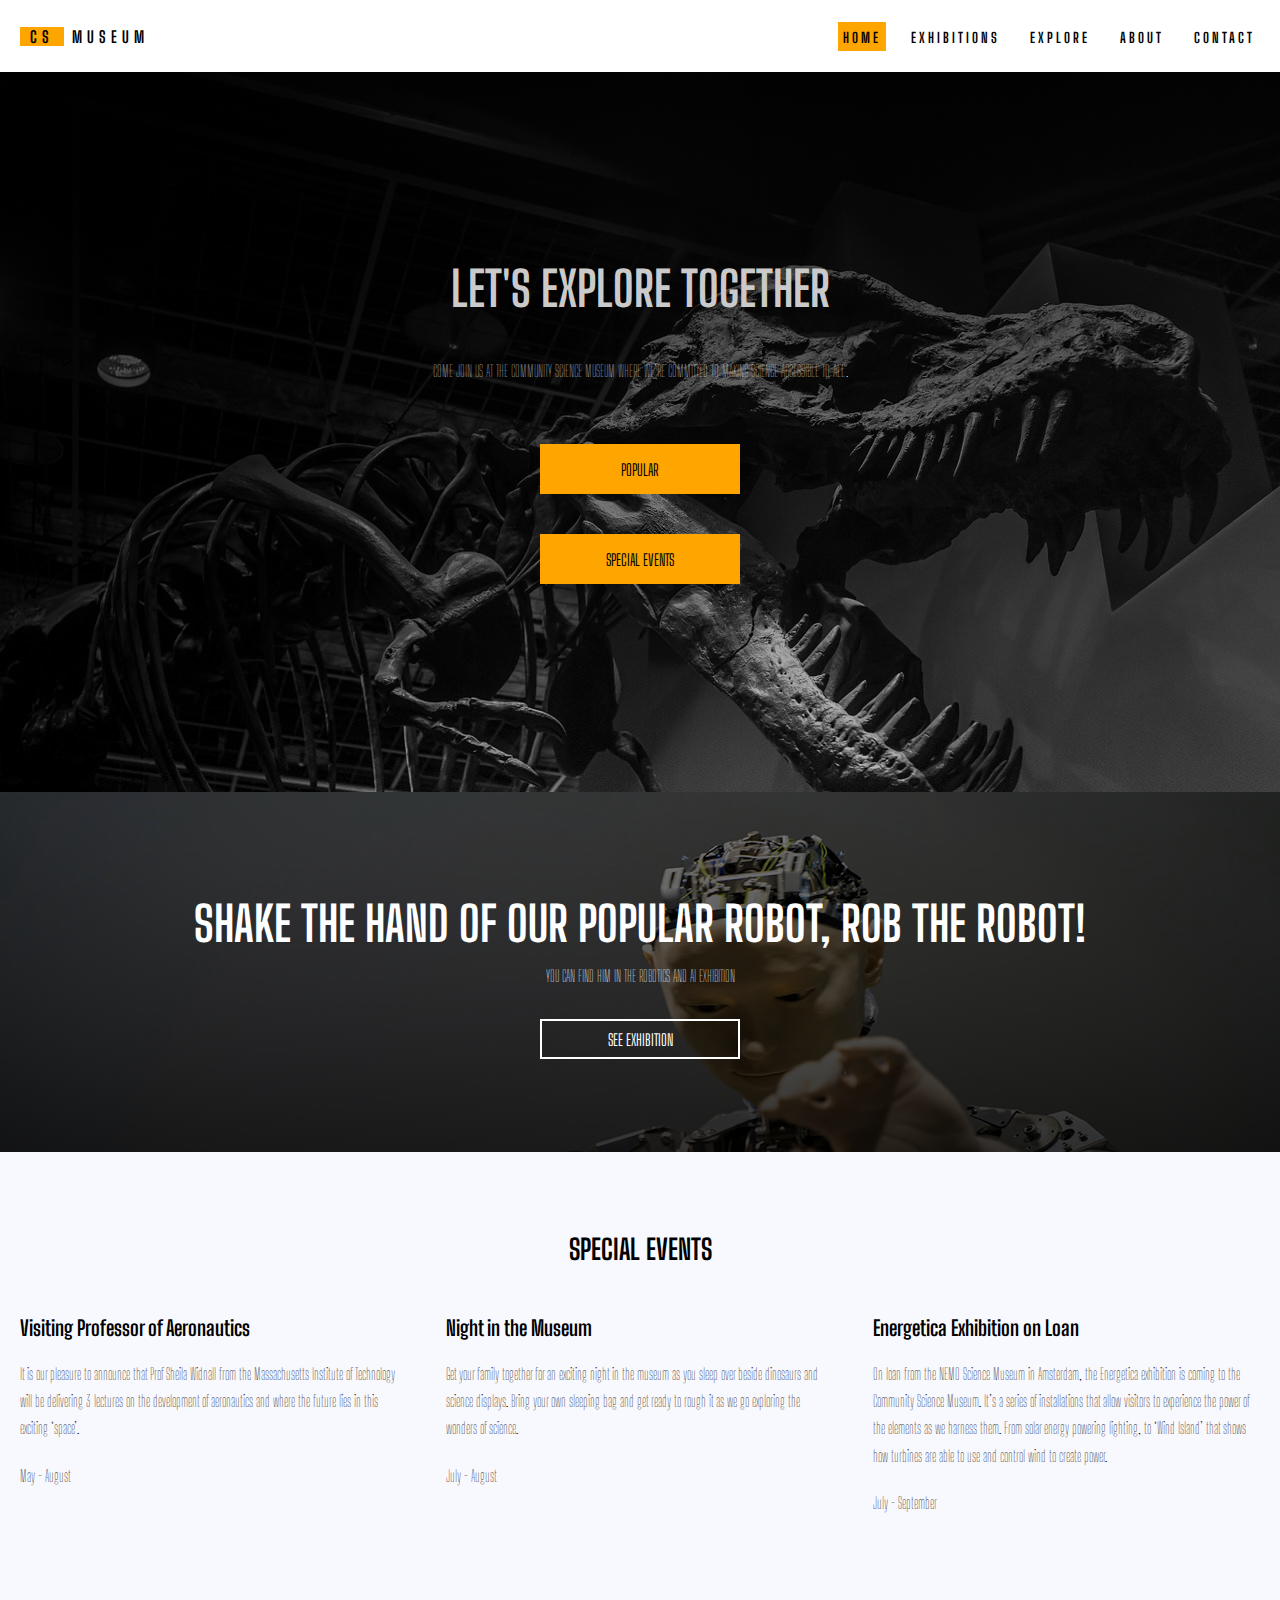
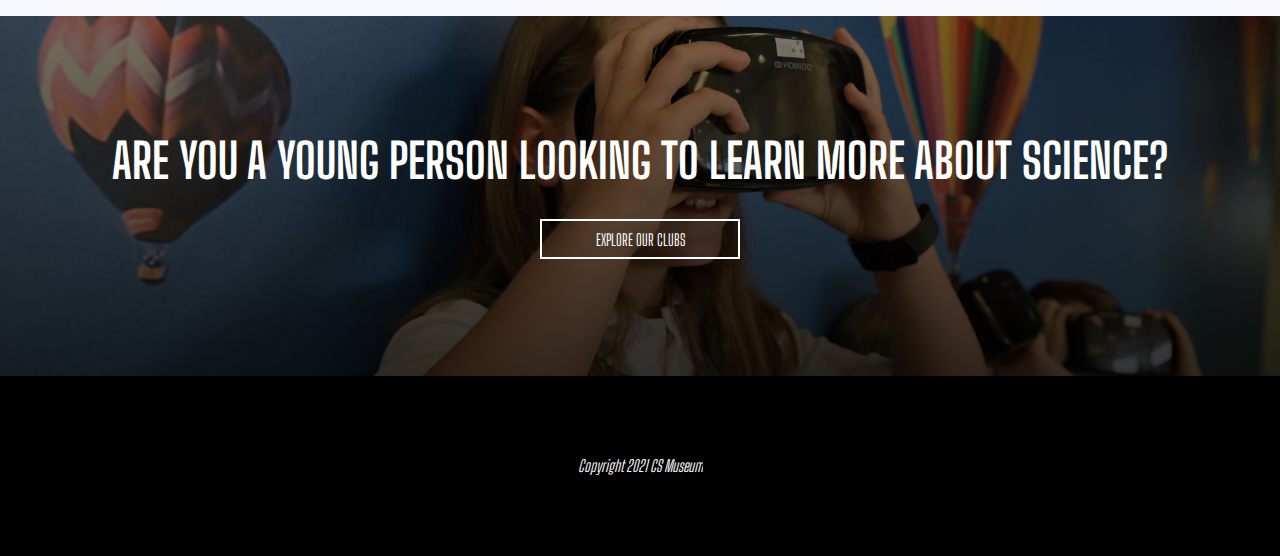
<file: index.html>
<!DOCTYPE html>
<html lang="en">
    <head>
        <meta charset="UTF-8" />
        <meta http-equiv="X-UA-Compatible" content="IE=edge" />
        <meta name="viewport" content="width=device-width, initial-scale=1.0" />
        <meta name="description" content="Community Science Museum - an interactive science museum for middle school children" />
        <meta name="keywords" content="Museum, Science, Community Science Museum" />
        <meta name="author" content="Mats Helgesen" />
        <link
            rel="stylesheet"
            href="https://use.fontawesome.com/releases/v5.15.3/css/all.css"
            integrity="sha384-SZXxX4whJ79/gErwcOYf+zWLeJdY/qpuqC4cAa9rOGUstPomtqpuNWT9wdPEn2fk"
            crossorigin="anonymous"
        />
        <link rel="stylesheet" href="css/style.css" />
        <link rel="stylesheet" href="css/index.css" />
        <title>Museum</title>
    </head>
    <body>
        <!-- navigation -->
        <nav>
            <div class="nav-container">
                <div class="logo">
                    <a href="index.html" aria-label="Logo go to home page"><span>Cs</span> Museum</a>
                </div>
                <div class="space"></div>
                <ul class="nav-links">
                    <li class="this-page"><a href="index.html" aria-label="Go to home page">Home</a></li>
                    <li><a href="exhibitions.html" aria-label="Go to blog exhibitions page">Exhibitions</a></li>
                    <li><a href="explore.html" aria-label="Go to blog posts page">Explore</a></li>
                    <li><a href="about.html" aria-label="Go to about page">About</a></li>
                    <li><a href="contact.html" aria-label="Go to contact page">Contact</a></li>
                </ul>
                <div class="burger">
                    <div class="line1"></div>
                    <div class="line2"></div>
                    <div class="line3"></div>
                </div>
            </div>
        </nav>
        <!-- navigation end -->
        <!-- hero section home -->
        <div class="hero-section">
            <div class="hero-container">
                <div class="hero-info-box">
                    <h1>Let's explore together</h1>
                    <p>Come join us at the Community Science Museum where we’re committed to making science accessible to all.</p>
                    <div class="cta-buttons">
                        <a href="index.html#scroll-popular-section"><div class="cta-button">Popular</div></a>
                        <a href="index.html#scroll-special-events-section"><div class="cta-button">Special events</div></a>
                    </div>
                </div>
            </div>
        </div>
        <!-- hero section home end -->
        <!-- scroll down -->
        <!-- <div class="scroll" id="scroll-popular-section"></div> -->
        <!-- scroll down end -->
        <!-- popular section -->
        <div class="popular-section" id="scroll-popular-section">
            <div class="popular-container">
                <h2>Shake the hand of our popular robot, Rob the Robot!</h2>
                <p>You can find him in the Robotics and AI exhibition</p>
                <a href="exhibitions.html#scroll-down-robotics"><div class="see-popular-button">See exhibition</div></a>
            </div>
        </div>
        <!-- popular section end -->
        <!-- special events section -->
        <div class="special-events-section" id="scroll-special-events-section">
            <div class="header-events"><h2>Special Events</h2></div>
            <div class="special-events-container">
                <div class="special-event-item">
                    <h3>Visiting Professor of Aeronautics</h3>
                    <p>
                        It is our pleasure to announce that Prof Sheila Widnall from the Massachusetts Institute of Technology will be
                        delivering 3 lectures on the development of aeronautics and where the future lies in this exciting ‘space’.
                    </p>
                    <p class="special-event-date">May - August</p>
                </div>
                <div class="special-event-item">
                    <h3>Night in the Museum</h3>
                    <p>
                        Get your family together for an exciting night in the museum as you sleep over beside dinosaurs and science
                        displays. Bring your own sleeping bag and get ready to rough it as we go exploring the wonders of science.
                    </p>
                    <p class="special-event-date">July - August</p>
                </div>
                <div class="special-event-item">
                    <h3>Energetica Exhibition on Loan</h3>
                    <p>
                        On loan from the NEMO Science Museum in Amsterdam, the Energetica exhibition is coming to the Community Science
                        Museum. It’s a series of installations that allow visitors to experience the power of the elements as we harness
                        them. From solar energy powering lighting, to ‘Wind Island’ that shows how turbines are able to use and control wind
                        to create power.
                    </p>
                    <p class="special-event-date">July - September</p>
                </div>
            </div>
        </div>
        <!-- special events section -->
        <!-- clubs section -->
        <div class="clubs-section">
            <div class="clubs-container">
                <h2>Are you a young person looking to learn more about science?</h2>
                <a href="explore.html#scroll-explore-section"><div class="explore-club-button">Explore our clubs</div></a>
            </div>
        </div>
        <!-- clubs section end -->
        <!-- footer -->
        <footer>
            <div class="footer-container">
                <i class="far fa-copyright" aria-hidden="true"> Copyright 2021 CS Museum</i>
            </div>
        </footer>
        <!-- footer end -->
        <script src="js/navSlider.js"></script>
    </body>
</html>
</file>
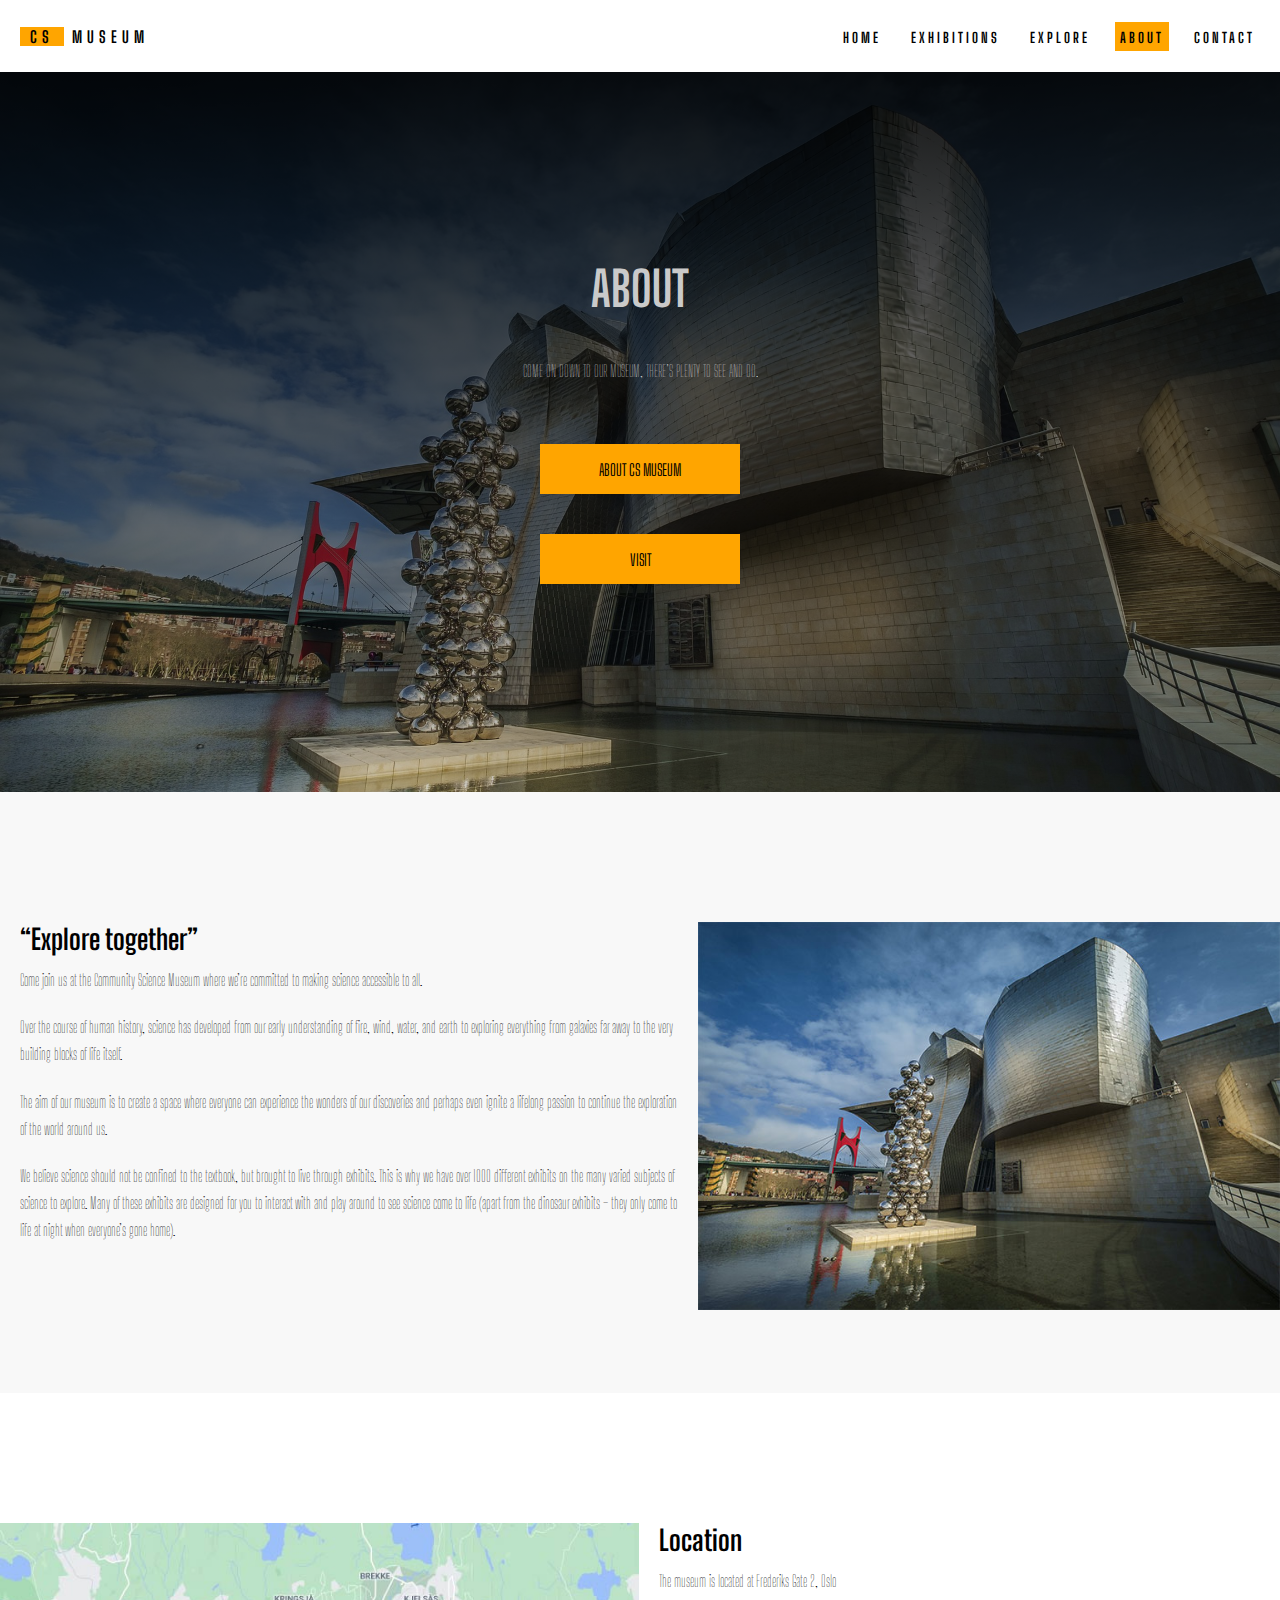
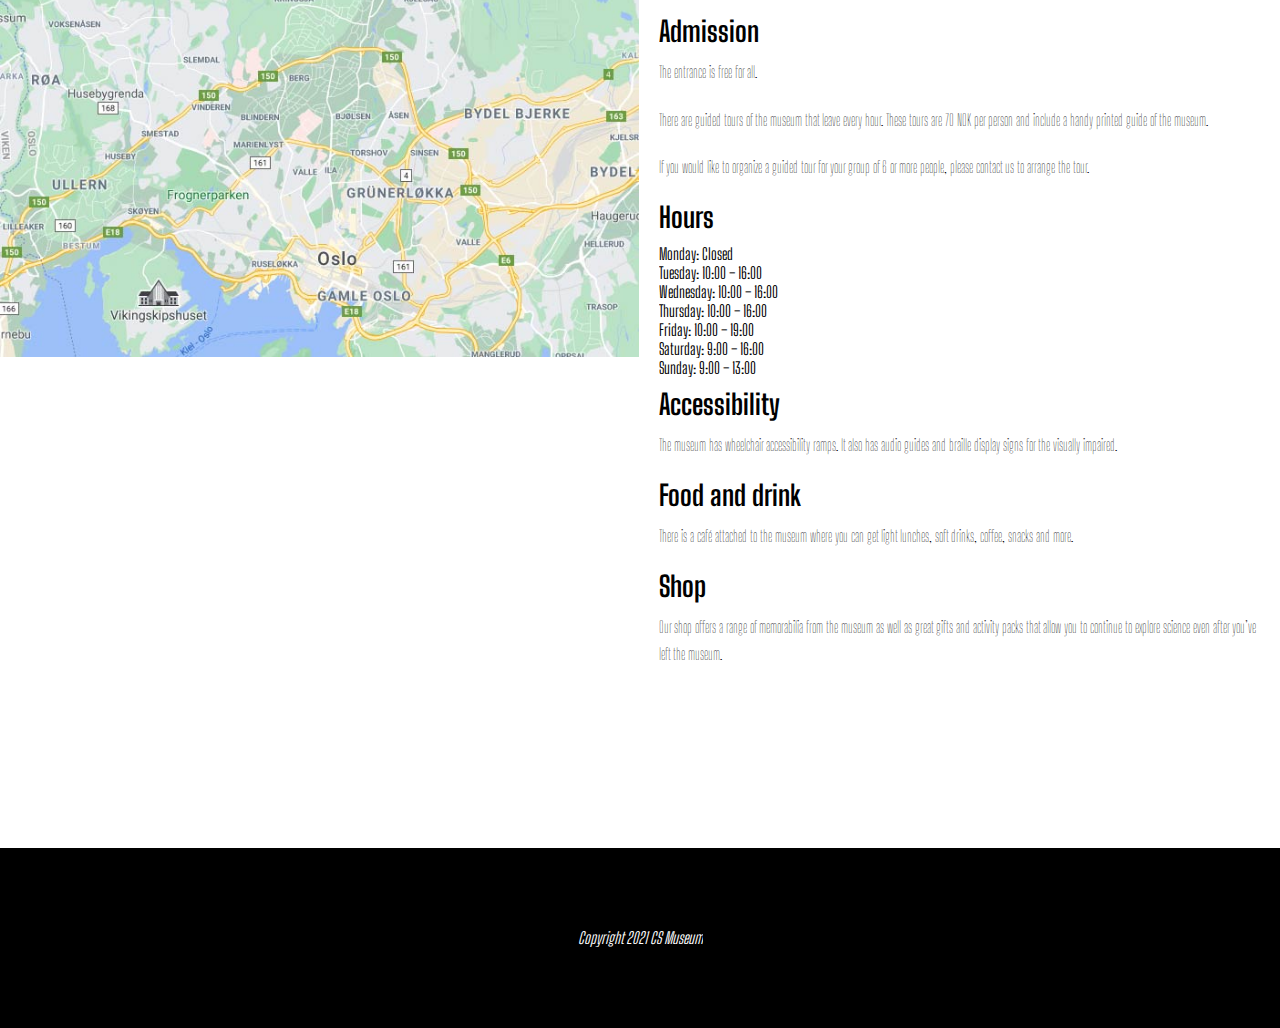
<file: about.html>
<!DOCTYPE html>
<html lang="en">
    <head>
        <meta charset="UTF-8" />
        <meta http-equiv="X-UA-Compatible" content="IE=edge" />
        <meta name="viewport" content="width=device-width, initial-scale=1.0" />
        <meta name="description" content="CS Museum about page - Learn about our history and goals" />
        <meta name="keywords" content="About CS Museum, About, History, Museum Goals" />
        <meta name="author" content="Mats Helgesen" />
        <link
            rel="stylesheet"
            href="https://use.fontawesome.com/releases/v5.15.3/css/all.css"
            integrity="sha384-SZXxX4whJ79/gErwcOYf+zWLeJdY/qpuqC4cAa9rOGUstPomtqpuNWT9wdPEn2fk"
            crossorigin="anonymous"
        />
        <link rel="stylesheet" href="css/style.css" />
        <link rel="stylesheet" href="css/about.css" />
        <title>Exhibitions | CS Museum</title>
    </head>
    <body>
        <!-- navigation -->
        <nav>
            <div class="nav-container">
                <div class="logo">
                    <a href="index.html" aria-label="Logo go to home page"><span>Cs</span> Museum</a>
                </div>
                <div class="space"></div>
                <ul class="nav-links">
                    <li><a href="index.html" aria-label="Go to home page">Home</a></li>
                    <li><a href="exhibitions.html" aria-label="Go to blog exhibitions page">Exhibitions</a></li>
                    <li><a href="explore.html" aria-label="Go to explore page">Explore</a></li>
                    <li class="this-page"><a href="visit.html" aria-label="Go to about page">About</a></li>
                    <li><a href="contact.html" aria-label="Go to contact page">Contact</a></li>
                </ul>
                <div class="burger">
                    <div class="line1"></div>
                    <div class="line2"></div>
                    <div class="line3"></div>
                </div>
            </div>
        </nav>
        <!-- navigation end -->
        <!-- hero section home -->
        <div class="hero-section">
            <div class="hero-container">
                <div class="hero-info-box">
                    <h1>About</h1>
                    <p>Come on down to our museum, there’s plenty to see and do.</p>
                    <div class="cta-buttons">
                        <a href="about.html#scroll-about-section"><div class="cta-button">About CS Museum</div></a>
                        <a href="about.html#scroll-visit-section"><div class="cta-button">Visit</div></a>
                    </div>
                </div>
            </div>
        </div>
        <!-- hero section home end -->
        <!-- scroll down -->
        <div class="scroll" id="scroll-about-section"></div>
        <!-- scroll down end -->
        <!-- explore section -->
        <div class="about-section">
            <div class="about-container">
                <div class="about-item">
                    <div class="info">
                        <h2>“Explore together”</h2>
                        <p>Come join us at the Community Science Museum where we’re committed to making science accessible to all.</p>
                        <p>
                            Over the course of human history, science has developed from our early understanding of fire, wind, water, and
                            earth to exploring everything from galaxies far away to the very building blocks of life itself.
                        </p>
                        <p>
                            The aim of our museum is to create a space where everyone can experience the wonders of our discoveries and
                            perhaps even ignite a lifelong passion to continue the exploration of the world around us.
                        </p>
                        <p>
                            We believe science should not be confined to the textbook, but brought to live through exhibits. This is why we
                            have over 1000 different exhibits on the many varied subjects of science to explore. Many of these exhibits are
                            designed for you to interact with and play around to see science come to life (apart from the dinosaur exhibits
                            – they only come to life at night when everyone’s gone home).
                        </p>
                    </div>
                    <div class="image">
                        <img src="images/bilbao-3724731_1920_small_1.jpg" alt="Picture of CS Museum" />
                    </div>
                </div>
            </div>
        </div>
        <!-- explore section end -->
        <!-- scroll down -->
        <div class="scroll" id="scroll-visit-section"></div>
        <!-- scroll down end -->
        <!-- get involved section -->
        <div class="visit-section">
            <div class="visit-container">
                <div class="visit-item">
                    <div class="image">
                        <img src="/images/map-small.jpg" alt="Picture of a map of visiting address" />
                    </div>
                    <div class="info">
                        <h2>Location</h2>
                        <p>The museum is located at Frederiks Gate 2, Oslo</p>
                        <h2>Admission</h2>
                        <p>The entrance is free for all.</p>
                        <p>
                            There are guided tours of the museum that leave every hour. These tours are 70 NOK per person and include a
                            handy printed guide of the museum.
                        </p>
                        <p>
                            If you would like to organize a guided tour for your group of 6 or more people, please contact us to arrange the
                            tour.
                        </p>
                        <h2>Hours</h2>
                        <ul>
                            <li>Monday: Closed</li>
                            <li>Tuesday: 10:00 – 16:00</li>
                            <li>Wednesday: 10:00 – 16:00</li>
                            <li>Thursday: 10:00 – 16:00</li>
                            <li>Friday: 10:00 – 19:00</li>
                            <li>Saturday: 9:00 – 16:00</li>
                            <li>Sunday: 9:00 – 13:00</li>
                        </ul>
                        <h2>Accessibility</h2>
                        <p>
                            The museum has wheelchair accessibility ramps. It also has audio guides and braille display signs for the
                            visually impaired.
                        </p>
                        <h2>Food and drink</h2>
                        <p>There is a café attached to the museum where you can get light lunches, soft drinks, coffee, snacks and more.</p>
                        <h2>Shop</h2>
                        <p>
                            Our shop offers a range of memorabilia from the museum as well as great gifts and activity packs that allow you
                            to continue to explore science even after you’ve left the museum.
                        </p>
                    </div>
                </div>
            </div>
        </div>
        <!-- get involved section end-->
        <!-- explore section end-->
        <!-- footer -->
        <footer>
            <div class="footer-container">
                <i class="far fa-copyright" aria-hidden="true"> Copyright 2021 CS Museum</i>
            </div>
        </footer>
        <!-- footer end -->
        <script src="js/navSlider.js"></script>
    </body>
</html>
</file>
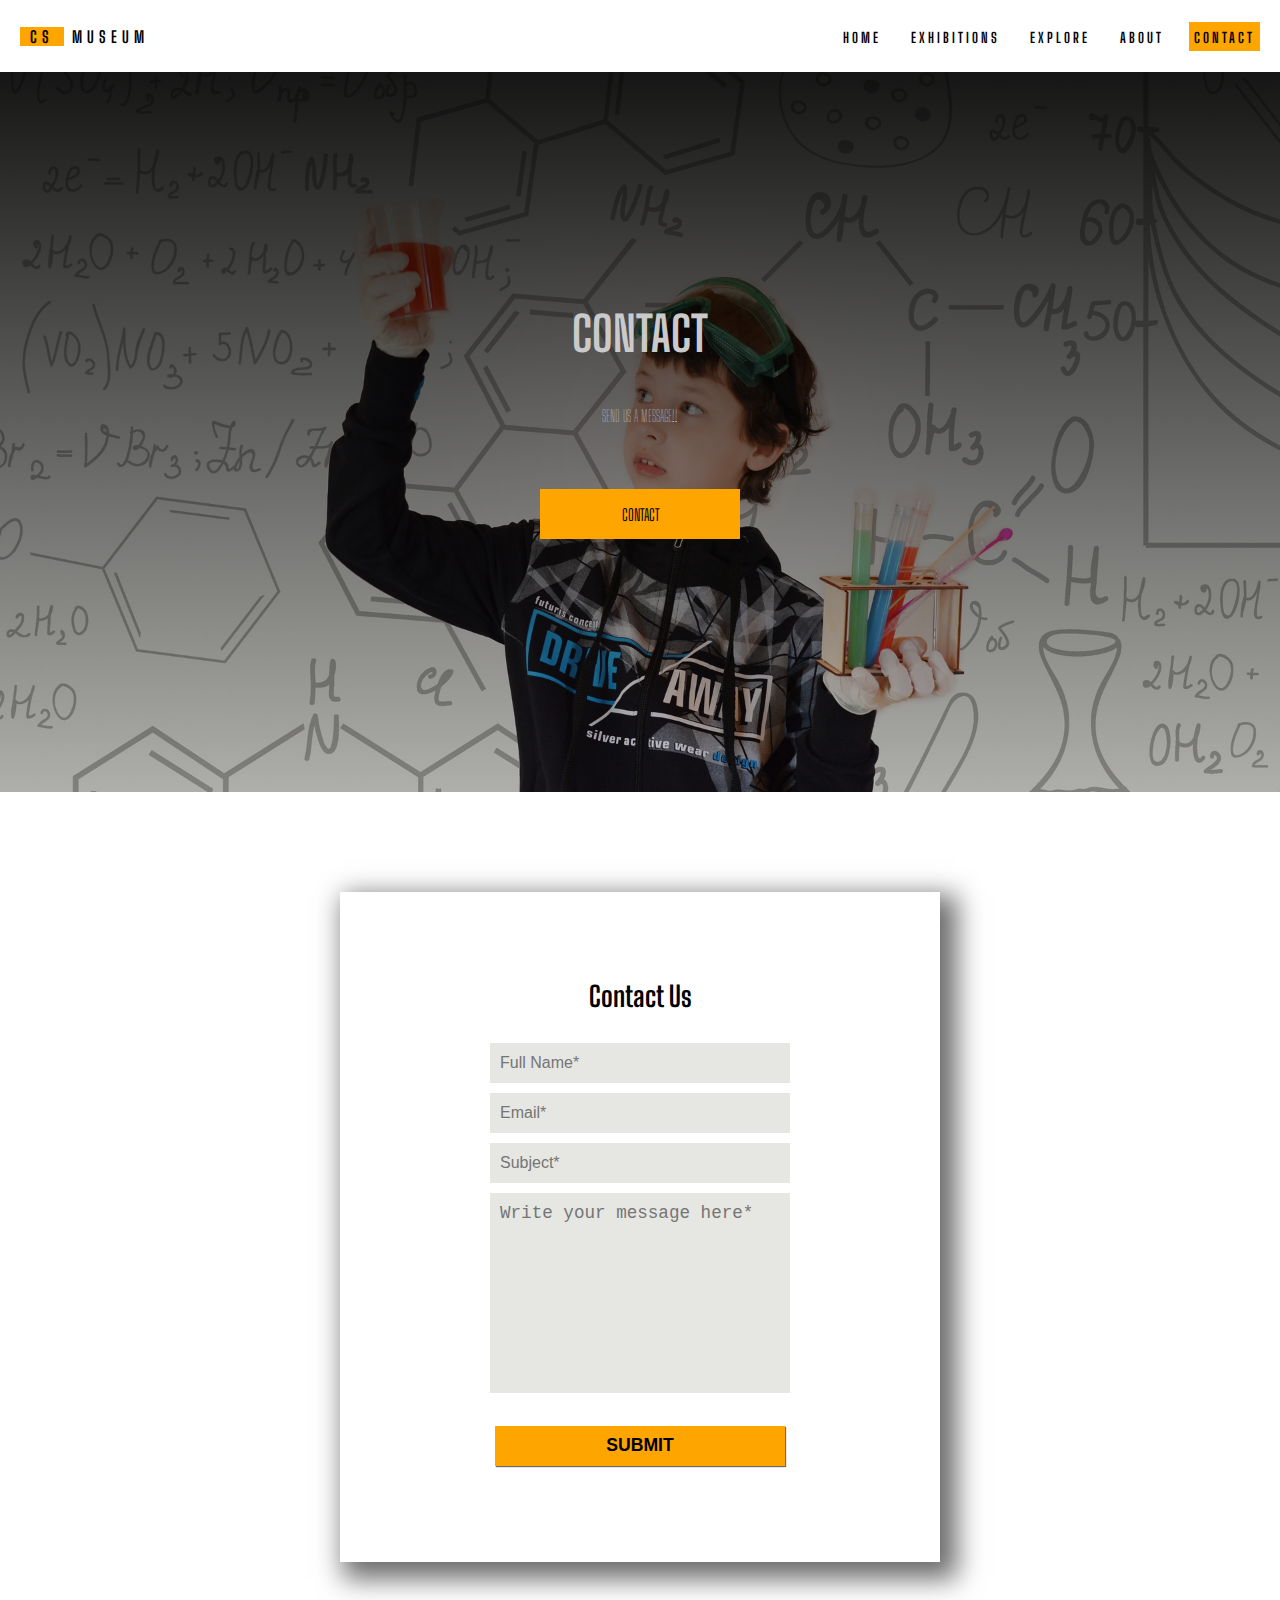
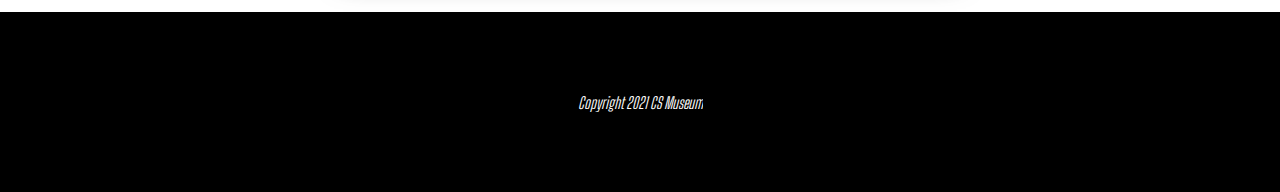
<file: contact.html>
<!DOCTYPE html>
<html lang="en">
    <head>
        <meta charset="UTF-8" />
        <meta http-equiv="X-UA-Compatible" content="IE=edge" />
        <meta name="viewport" content="width=device-width, initial-scale=1.0" />
        <meta name="description" content="CS Museum Contact - Contact us at CS Museum any time" />
        <meta name="keywords" content="Museum Contact, Contact the museum, Contact CS Museum" />
        <meta name="author" content="Mats Helgesen" />
        <link
            rel="stylesheet"
            href="https://use.fontawesome.com/releases/v5.15.3/css/all.css"
            integrity="sha384-SZXxX4whJ79/gErwcOYf+zWLeJdY/qpuqC4cAa9rOGUstPomtqpuNWT9wdPEn2fk"
            crossorigin="anonymous"
        />
        <link rel="stylesheet" href="css/style.css" />
        <link rel="stylesheet" href="css/contact.css" />
        <title>Exhibitions | CS Museum</title>
    </head>
    <body>
        <!-- navigation -->
        <nav>
            <div class="nav-container">
                <div class="logo">
                    <a href="index.html" aria-label="Logo go to home page"><span>Cs</span> Museum</a>
                </div>
                <div class="space"></div>
                <ul class="nav-links">
                    <li><a href="index.html" aria-label="Go to home page">Home</a></li>
                    <li><a href="exhibitions.html" aria-label="Go to blog exhibitions page">Exhibitions</a></li>
                    <li><a href="explore.html" aria-label="Go to explore page">Explore</a></li>
                    <li><a href="about.html" aria-label="Go to about page">About</a></li>
                    <li class="this-page"><a href="contact.html" aria-label="Go to contact page">Contact</a></li>
                </ul>
                <div class="burger">
                    <div class="line1"></div>
                    <div class="line2"></div>
                    <div class="line3"></div>
                </div>
            </div>
        </nav>
        <!-- navigation end -->
        <!-- hero section home -->
        <div class="hero-section">
            <div class="hero-container">
                <div class="hero-info-box">
                    <h1>Contact</h1>
                    <p>Send us a message!!</p>
                    <div class="cta-buttons">
                        <a href="contact.html#scroll-contact-section"><div class="cta-button">Contact</div></a>
                    </div>
                </div>
            </div>
        </div>
        <!-- hero section home end -->
        <!-- scroll down -->
        <div class="scroll" id="scroll-contact-section"></div>
        <!-- scroll down end -->
        <!-- explore section -->
        <div class="contact-section">
            <div class="contact-container">
                <div class="contact-form">
                    <h2>Contact Us</h2>
                    <div id="message"></div>
                    <form id="contactForm">
                        <div>
                            <input name="contactName" id="contactName" aria-label="Name" placeholder="Full Name*" />
                            <div class="form-error" id="contactNameError">Please enter your name* (minimum 5 characters)</div>
                        </div>
                        <div>
                            <input name="email" id="email" aria-label="Email" placeholder="Email*" />
                            <div class="form-error" id="emailError">Please enter a valid email address*</div>
                        </div>
                        <div>
                            <input name="subject" id="subject" aria-label="Subject" placeholder="Subject*" />
                            <div class="form-error" id="subjectError">Subject must have minimum 15 characters*</div>
                        </div>
                        <div>
                            <textarea
                                name="contentMessage"
                                id="contentMessage"
                                aria-label="Message"
                                placeholder="Write your message here*"
                            ></textarea>
                            <div class="form-error" id="contentMessageError">Message must have minimum 25 characters*</div>
                        </div>
                        <button class="contact-button" aria-label="Submit contact form">Submit</button>
                    </form>
                </div>
            </div>
        </div>
        <!-- footer -->
        <footer>
            <div class="footer-container">
                <i class="far fa-copyright" aria-hidden="true"> Copyright 2021 CS Museum</i>
            </div>
        </footer>
        <!-- footer end -->
        <script src="js/contact.js"></script>
        <script src="js/navSlider.js"></script>
    </body>
</html>
</file>
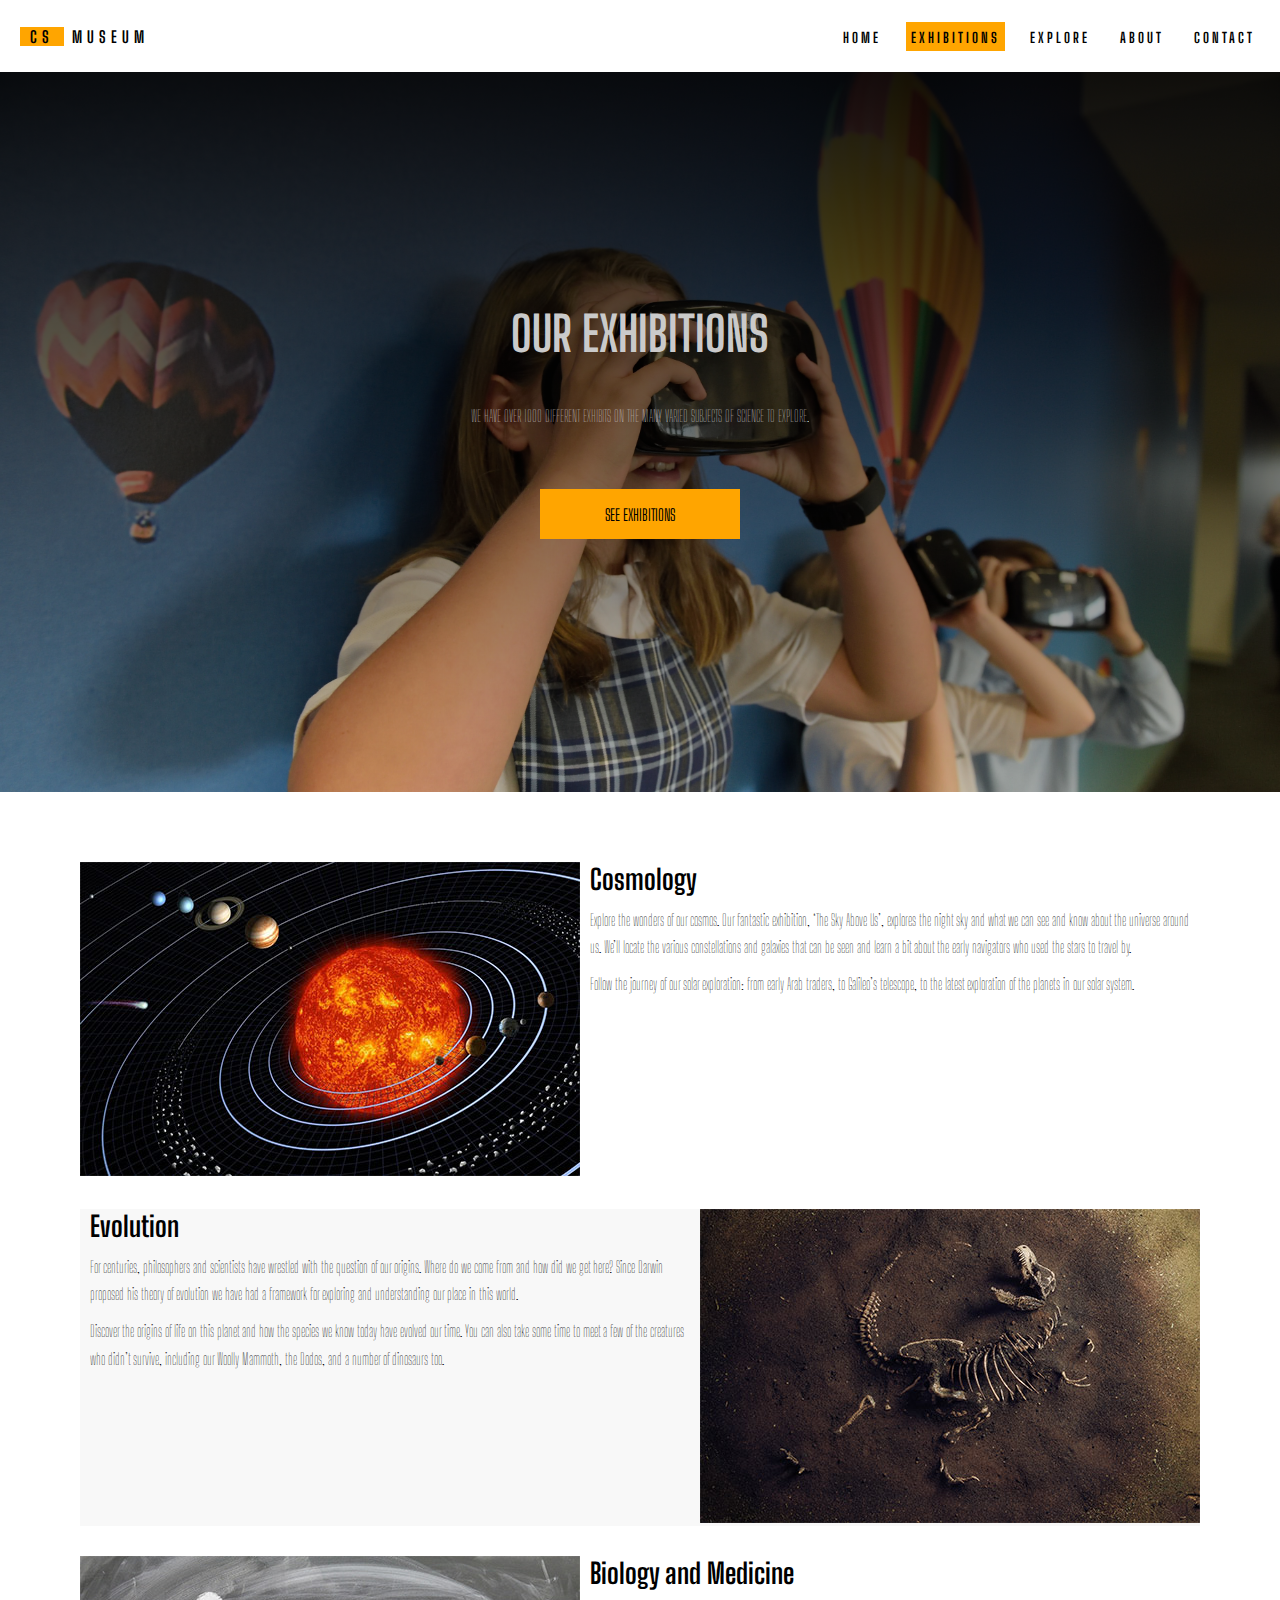
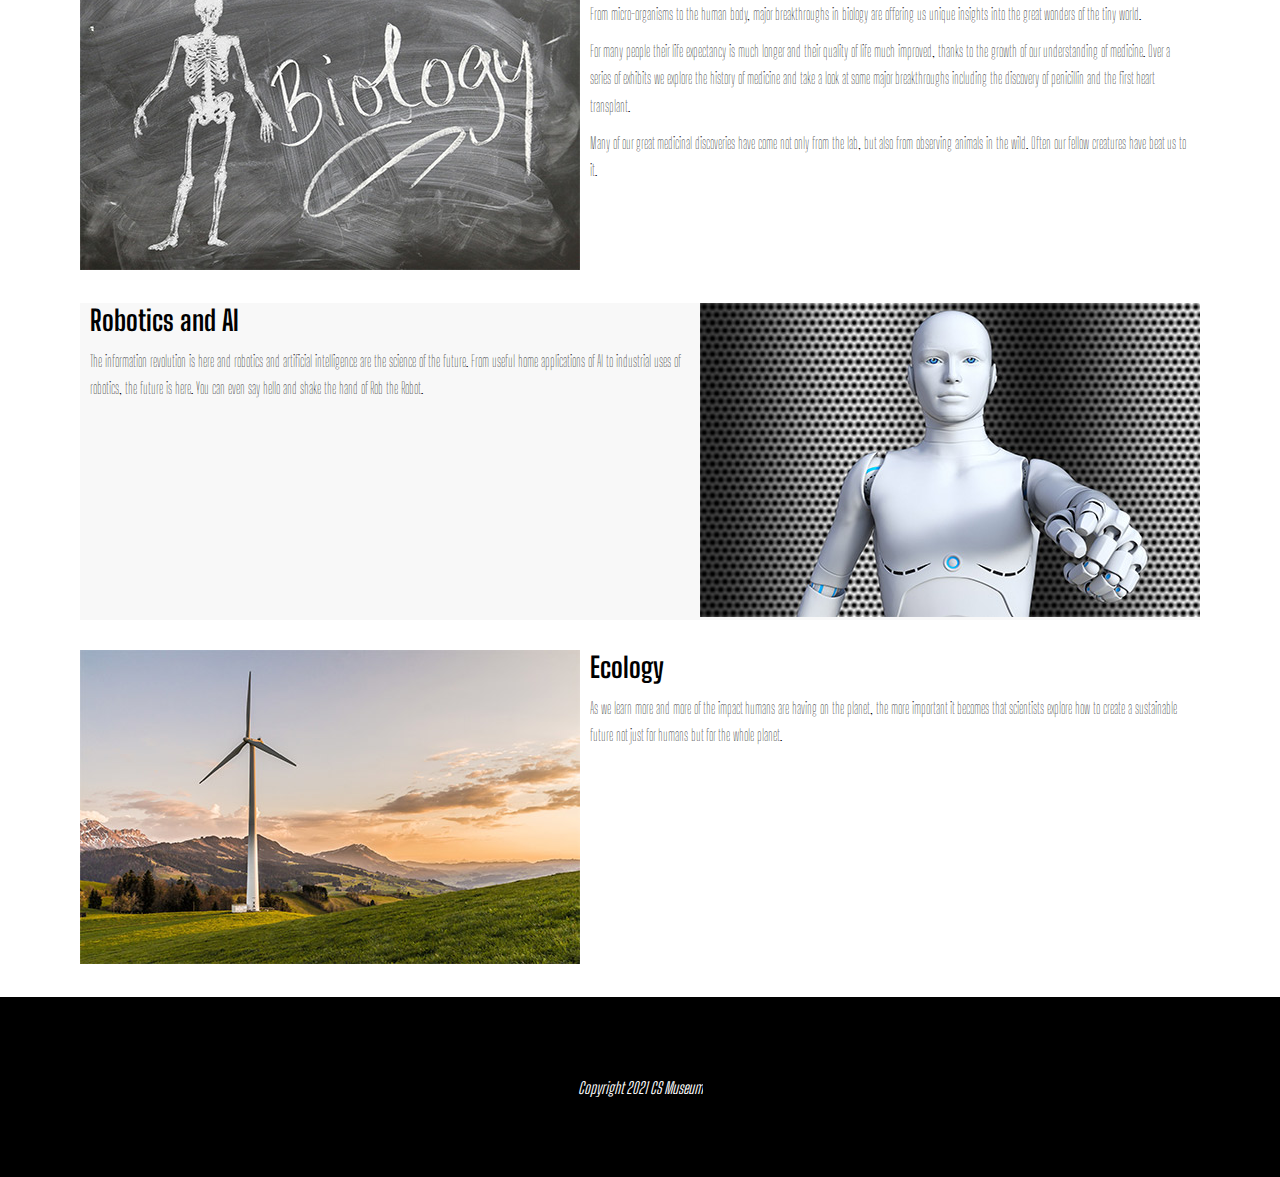
<file: exhibitions.html>
<!DOCTYPE html>
<html lang="en">
    <head>
        <meta charset="UTF-8" />
        <meta http-equiv="X-UA-Compatible" content="IE=edge" />
        <meta name="viewport" content="width=device-width, initial-scale=1.0" />
        <meta name="description" content="Explore 5 of our exhibitions with over 1000 different exhibits" />
        <meta name="keywords" content="Museum exhibitions, Exhibitions, Exhibition, Cosmology, Evolution, Biology and Medicine, Ecology" />
        <meta name="author" content="Mats Helgesen" />
        <link
            rel="stylesheet"
            href="https://use.fontawesome.com/releases/v5.15.3/css/all.css"
            integrity="sha384-SZXxX4whJ79/gErwcOYf+zWLeJdY/qpuqC4cAa9rOGUstPomtqpuNWT9wdPEn2fk"
            crossorigin="anonymous"
        />
        <link rel="stylesheet" href="css/style.css" />
        <link rel="stylesheet" href="css/exhibitions.css" />
        <title>Exhibitions | CS Museum</title>
    </head>
    <body>
        <!-- navigation -->
        <nav>
            <div class="nav-container">
                <div class="logo">
                    <a href="index.html" aria-label="Logo go to home page"><span>Cs</span> Museum</a>
                </div>
                <div class="space"></div>
                <ul class="nav-links">
                    <li><a href="index.html" aria-label="Go to home page">Home</a></li>
                    <li class="this-page"><a href="exhibitions.html" aria-label="Go to blog exhibitions page">Exhibitions</a></li>
                    <li><a href="explore.html" aria-label="Go to exhibitions page">Explore</a></li>
                    <li><a href="about.html" aria-label="Go to about page">About</a></li>
                    <li><a href="contact.html" aria-label="Go to contact page">Contact</a></li>
                </ul>
                <div class="burger">
                    <div class="line1"></div>
                    <div class="line2"></div>
                    <div class="line3"></div>
                </div>
            </div>
        </nav>
        <!-- navigation end -->
        <!-- hero section home -->
        <div class="hero-section">
            <div class="hero-container">
                <div class="hero-info-box">
                    <h1>Our Exhibitions</h1>
                    <p>We have over 1000 different exhibits on the many varied subjects of science to explore.</p>
                    <div class="cta-buttons">
                        <a href="exhibitions.html#scroll-exhibitions-section"><div class="cta-button">See exhibitions</div></a>
                    </div>
                </div>
            </div>
        </div>
        <!-- hero section home end -->
        <!-- scroll down -->
        <div class="scroll" id="scroll-exhibitions-section"></div>
        <!-- scroll down end -->
        <!-- exhibitions section -->
        <div class="exhibitions-section">
            <div class="exhibitions-container">
                <div class="exhibition-item">
                    <div class="right-section">
                        <img src="images/solar-system-11111_1280.jpg" alt="Picture of the solar system" />
                    </div>
                    <div class="left-section">
                        <h2>Cosmology</h2>
                        <p>
                            Explore the wonders of our cosmos. Our fantastic exhibition, ‘The Sky Above Us’, explores the night sky and what
                            we can see and know about the universe around us. We’ll locate the various constellations and galaxies that can
                            be seen and learn a bit about the early navigators who used the stars to travel by.
                        </p>
                        <p>
                            Follow the journey of our solar exploration: from early Arab traders, to Galileo’s telescope, to the latest
                            exploration of the planets in our solar system.
                        </p>
                    </div>
                </div>
                <div class="exhibition-item">
                    <div class="right-section">
                        <h2>Evolution</h2>
                        <p>
                            For centuries, philosophers and scientists have wrestled with the question of our origins. Where do we come from
                            and how did we get here? Since Darwin proposed his theory of evolution we have had a framework for exploring and
                            understanding our place in this world.
                        </p>
                        <p>
                            Discover the origins of life on this planet and how the species we know today have evolved our time. You can
                            also take some time to meet a few of the creatures who didn’t survive, including our Woolly Mammoth, the Dodos,
                            and a number of dinosaurs too.
                        </p>
                    </div>
                    <div class="left-section">
                        <img src="images/shutterstock_1542671345_evolution.jpg" alt="Picture of Evolution" />
                    </div>
                </div>
                <div class="exhibition-item">
                    <div class="right-section">
                        <img src="images/biology-573022_1920_biology.jpg" alt="Picture of biology" />
                    </div>
                    <div class="left-section">
                        <h2>Biology and Medicine</h2>
                        <p>
                            From micro-organisms to the human body, major breakthroughs in biology are offering us unique insights into the
                            great wonders of the tiny world.
                        </p>
                        <p>
                            For many people their life expectancy is much longer and their quality of life much improved, thanks to the
                            growth of our understanding of medicine. Over a series of exhibits we explore the history of medicine and take a
                            look at some major breakthroughs including the discovery of penicillin and the first heart transplant.
                        </p>
                        <p>
                            Many of our great medicinal discoveries have come not only from the lab, but also from observing animals in the
                            wild. Often our fellow creatures have beat us to it.
                        </p>
                    </div>
                </div>
                <div class="exhibition-item">
                    <div class="right-section">
                        <h2 id="scroll-down-robotics">Robotics and AI</h2>
                        <p>
                            The information revolution is here and robotics and artificial intelligence are the science of the future. From
                            useful home applications of AI to industrial uses of robotics, the future is here. You can even say hello and
                            shake the hand of Rob the Robot.
                        </p>
                    </div>
                    <div class="left-section">
                        <img src="images/robot-3310190_1920_ai.jpg" alt="Picture of a robot" />
                    </div>
                </div>
                <div class="exhibition-item">
                    <div class="right-section">
                        <img src="images/wind-turbine-2218457_1920_ecology.jpg" alt="Picture of a wind turbine" />
                    </div>
                    <div class="left-section">
                        <h2>Ecology</h2>
                        <p>
                            As we learn more and more of the impact humans are having on the planet, the more important it becomes that
                            scientists explore how to create a sustainable future not just for humans but for the whole planet.
                        </p>
                    </div>
                </div>
            </div>
        </div>
        <!-- exhibitions section end -->
        <!-- footer -->
        <footer>
            <div class="footer-container">
                <i class="far fa-copyright" aria-hidden="true"> Copyright 2021 CS Museum</i>
            </div>
        </footer>
        <!-- footer end -->
        <script src="js/navSlider.js"></script>
    </body>
</html>
</file>
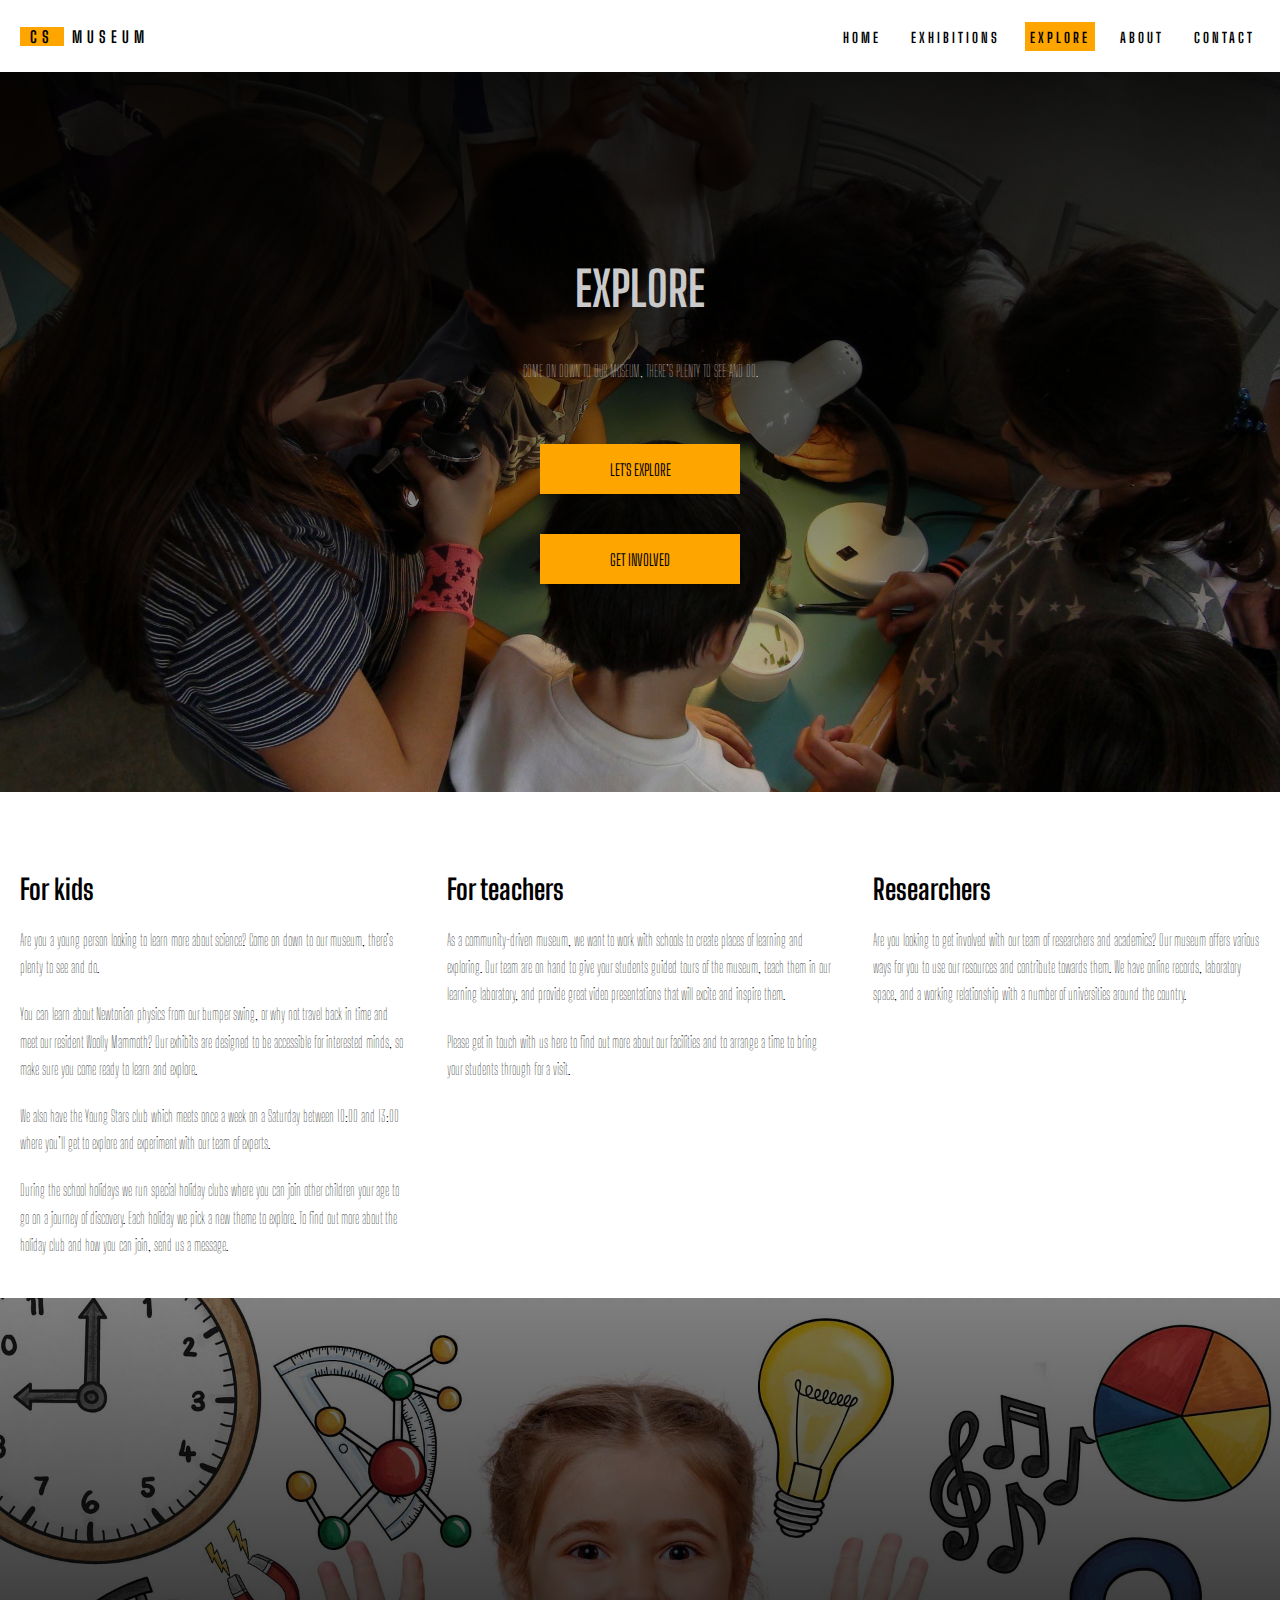
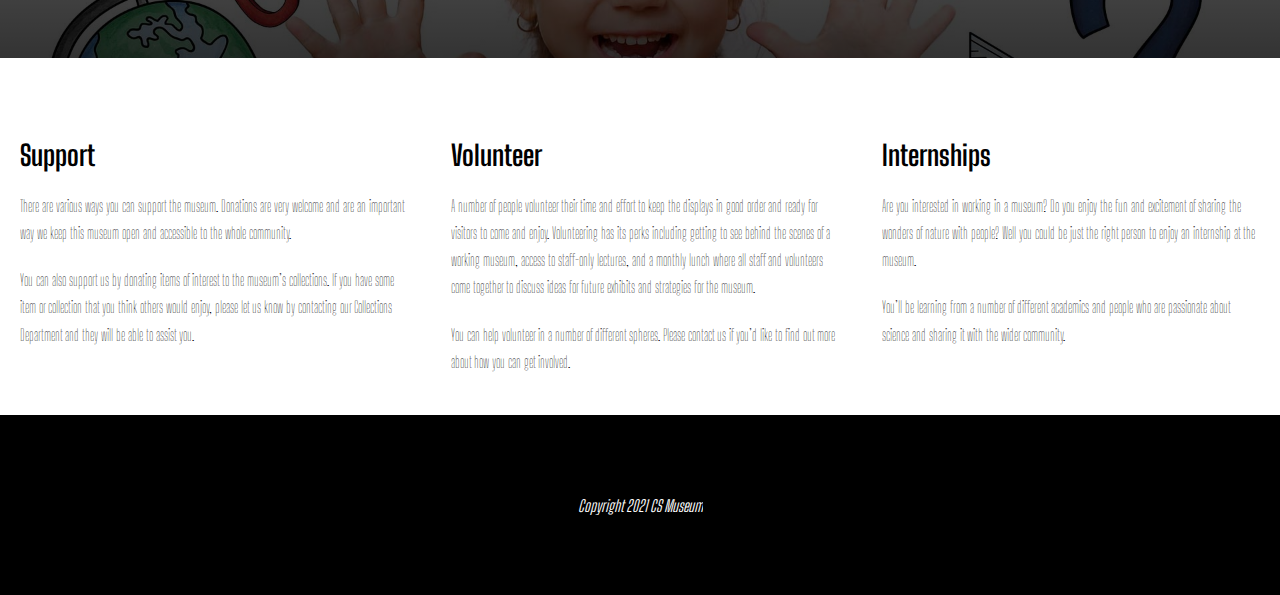
<file: explore.html>
<!DOCTYPE html>
<html lang="en">
    <head>
        <meta charset="UTF-8" />
        <meta http-equiv="X-UA-Compatible" content="IE=edge" />
        <meta name="viewport" content="width=device-width, initial-scale=1.0" />
        <meta
            name="description"
            content="Are you a young person looking to learn more about science? Come on down to our museum, there’s plenty to see and do."
        />
        <meta name="keywords" content="Clubs, Holiday Club, Young Stars Club,, Tours, Guided, Research" />
        <meta name="author" content="Mats Helgesen" />
        <link
            rel="stylesheet"
            href="https://use.fontawesome.com/releases/v5.15.3/css/all.css"
            integrity="sha384-SZXxX4whJ79/gErwcOYf+zWLeJdY/qpuqC4cAa9rOGUstPomtqpuNWT9wdPEn2fk"
            crossorigin="anonymous"
        />
        <link rel="stylesheet" href="css/style.css" />
        <link rel="stylesheet" href="css/explore.css" />
        <title>Exhibitions | CS Museum</title>
    </head>
    <body>
        <!-- navigation -->
        <nav>
            <div class="nav-container">
                <div class="logo">
                    <a href="index.html" aria-label="Logo go to home page"><span>Cs</span> Museum</a>
                </div>
                <div class="space"></div>
                <ul class="nav-links">
                    <li><a href="index.html" aria-label="Go to home page">Home</a></li>
                    <li><a href="exhibitions.html" aria-label="Go to blog exhibitions page">Exhibitions</a></li>
                    <li class="this-page"><a href="explore.html" aria-label="Go to explore page">Explore</a></li>
                    <li><a href="about.html" aria-label="Go to about page">About</a></li>
                    <li><a href="contact.html" aria-label="Go to contact page">Contact</a></li>
                </ul>
                <div class="burger">
                    <div class="line1"></div>
                    <div class="line2"></div>
                    <div class="line3"></div>
                </div>
            </div>
        </nav>
        <!-- navigation end -->
        <!-- hero section home -->
        <div class="hero-section">
            <div class="hero-container">
                <div class="hero-info-box">
                    <h1>Explore</h1>
                    <p>Come on down to our museum, there’s plenty to see and do.</p>
                    <div class="cta-buttons">
                        <a href="explore.html#scroll-explore-section"><div class="cta-button">Let's Explore</div></a>
                        <a href="explore.html#scroll-get-involved-section"><div class="cta-button">Get Involved</div></a>
                    </div>
                </div>
            </div>
        </div>
        <!-- hero section home end -->
        <!-- scroll down -->
        <div class="scroll" id="scroll-explore-section"></div>
        <!-- scroll down end -->
        <!-- explore section -->
        <div class="explore-section">
            <div class="explore-container">
                <div class="explore-item">
                    <h2>For kids</h2>
                    <p>
                        Are you a young person looking to learn more about science? Come on down to our museum, there’s plenty to see and
                        do.
                    </p>
                    <p>
                        You can learn about Newtonian physics from our bumper swing, or why not travel back in time and meet our resident
                        Woolly Mammoth? Our exhibits are designed to be accessible for interested minds, so make sure you come ready to
                        learn and explore.
                    </p>
                    <p>
                        We also have the Young Stars club which meets once a week on a Saturday between 10:00 and 13:00 where you’ll get to
                        explore and experiment with our team of experts.
                    </p>
                    <p>
                        During the school holidays we run special holiday clubs where you can join other children your age to go on a
                        journey of discovery. Each holiday we pick a new theme to explore. To find out more about the holiday club and how
                        you can join, send us a message.
                    </p>
                </div>
                <div class="explore-item">
                    <h2>For teachers</h2>
                    <p>
                        As a community-driven museum, we want to work with schools to create places of learning and exploring. Our team are
                        on hand to give your students guided tours of the museum, teach them in our learning laboratory, and provide great
                        video presentations that will excite and inspire them.
                    </p>
                    <p>
                        Please get in touch with us here to find out more about our facilities and to arrange a time to bring your students
                        through for a visit.
                    </p>
                </div>
                <div class="explore-item">
                    <h2>Researchers</h2>
                    <p>
                        Are you looking to get involved with our team of researchers and academics? Our museum offers various ways for you
                        to use our resources and contribute towards them. We have online records, laboratory space, and a working
                        relationship with a number of universities around the country.
                    </p>
                </div>
            </div>
        </div>
        <!-- explore section end -->
        <!-- image-section -->
        <div class="image-section"></div>
        <!-- image-section end -->
        <!-- scroll down -->
        <div class="scroll" id="scroll-get-involved-section"></div>
        <!-- scroll down end -->
        <!-- get involved section -->
        <div class="get-involved-section">
            <div class="get-involved-container">
                <div class="get-involved-item">
                    <h2>Support</h2>
                    <p>
                        There are various ways you can support the museum. Donations are very welcome and are an important way we keep this
                        museum open and accessible to the whole community.
                    </p>
                    <p>
                        You can also support us by donating items of interest to the museum’s collections. If you have some item or
                        collection that you think others would enjoy, please let us know by contacting our Collections Department and they
                        will be able to assist you.
                    </p>
                </div>
                <div class="get-involved-item">
                    <h2>Volunteer</h2>
                    <p>
                        A number of people volunteer their time and effort to keep the displays in good order and ready for visitors to come
                        and enjoy. Volunteering has its perks including getting to see behind the scenes of a working museum, access to
                        staff-only lectures, and a monthly lunch where all staff and volunteers come together to discuss ideas for future
                        exhibits and strategies for the museum.
                    </p>
                    <p>
                        You can help volunteer in a number of different spheres. Please contact us if you’d like to find out more about how
                        you can get involved.
                    </p>
                </div>
                <div class="get-involved-item">
                    <h2>Internships</h2>
                    <p>
                        Are you interested in working in a museum? Do you enjoy the fun and excitement of sharing the wonders of nature with
                        people? Well you could be just the right person to enjoy an internship at the museum.
                    </p>
                    <p>
                        You’ll be learning from a number of different academics and people who are passionate about science and sharing it
                        with the wider community.
                    </p>
                </div>
            </div>
        </div>
        <!-- get involved section end-->
        <!-- explore section end-->
        <!-- footer -->
        <footer>
            <div class="footer-container">
                <i class="far fa-copyright" aria-hidden="true"> Copyright 2021 CS Museum</i>
            </div>
        </footer>
        <!-- footer end -->
        <script src="js/navSlider.js"></script>
    </body>
</html>
</file>
<file: css/style.css>
/* imports */
@import url("https://fonts.googleapis.com/css2?family=Bebas+Neue&family=Big+Shoulders+Display:wght@900&family=Roboto:ital,wght@0,100;0,300;0,400;0,500;0,700;1,100&display=swap");
/* imports end */

/* variables */
:root {
    --primary-color: orange;
    --secondary-color:color: rgb(202, 202, 202);
}
/* variables end */


/* resets */
* {
    padding: 0;
    margin: 0;
    box-sizing: border-box;
    overflow-x: hidden;
}
/* resets end */

/* various */
html {
    scroll-behavior: smooth;
    font-family: "Big Shoulders Display", cursive;
    color: black;
}

body {
    position: relative;
}

h1 {
    font-size: 3rem;
}

h2 {
    font-size: 1.75rem;
}

h3 {
    font-size: 1.3rem;
}

a {
    text-decoration: none;
    color: white;
}

p {
    line-height: 1.7;
    max-width: 50em;
    font-weight: 100;
}

.image-darken {
    background: black;
}
/* various end  */

/* navigation */
.nav-container {
    display: flex;
    align-items: center;
    height: 8vh;
    margin: 0 auto;
}

.logo {
    text-transform: uppercase;
    letter-spacing: 5px;
    font-size: 20px;
    margin-left: 20px;
    font-size: 1rem;
    font-weight: bold;
    width: 220px;
    color: black;
}

.logo a {
    text-decoration: none;
    color: black;
}

.logo span {
    text-transform: uppercase;
    padding: 0 10px;
    background: var(--primary-color);
    color: black;
}

.nav-links {
    display: flex;
    flex-direction: column;
    position: absolute;
    text-transform: uppercase;
    height: 92vh;
    top: 8vh;
    background: white;
    align-items: center;
    justify-content: space-around;
    width: 100%;
    transform: translateX(100%);
    transition: transform 0.5s ease-in-out;
    z-index: 99;
}

.nav-links li {
    list-style: none;
    opacity: 0;
    padding: 5px;
}

.nav-links li:last-child {
    margin-right: 0;
}

.nav-links a {
    color: black;
    text-decoration: none;
    letter-spacing: 3px;
    font-weight: bold;
    font-size: 14px;
}

.nav-links li:hover,
.nav-links a:hover {
    color: white;
    background: var(--primary-color);
    transition: all 0.3s ease;
}

.this-page,
.this-page a {
    color: black;
    background: var(--primary-color);
}

.space {
    flex: 1;
}

.burger {
    display: block;
    cursor: pointer;
    margin-right: 10px;
    outline: none;
}

.burger div {
    width: 25px;
    height: 3px;
    background: black;
    margin: 5px;
    transition: all 0.3s ease;
}

.nav-active {
    transform: translateX(0);
}

@keyframes navLinkAnimation {
    from {
        opacity: 0;
        transform: translateX(50px);
    }
    to {
        opacity: 1;
        transform: translateX(0px);
    }
}

.spin .line1 {
    transform: rotate(-45deg) translate(-5px, 6px);
}

.spin .line2 {
    opacity: 0;
}

.spin .line3 {
    transform: rotate(45deg) translate(-5px, -6px);
}
/* navigation end */

/* hero-section */
.hero-section {
    height: 80vh;
    display: grid;
    place-items: center;
    background-repeat: no-repeat;
    background-size: cover;
    text-align: center;
    /* -webkit-filter: brightness(0.77);
    filter: brightness(0.77); */
}

.hero-container {
    width: 100%;
    height: 100%;
    display: grid;
    place-items: center;
}

.hero-info-box {
    display: flex;
    flex-direction: column;
    align-items: center;
    text-transform: uppercase;
}

.hero-info-box h1,
.hero-info-box p {
    margin: 20px 7px;
    color: rgb(202, 202, 202);
}

.cta-buttons {
    display: flex;
    margin: 20px 10px;
    flex-direction: column;
    justify-content: center;
    align-items: center;
}

.cta-button {
    display: flex;
    justify-content: center;
    align-items: center;
    margin: 20px;
    height: 50px;
    width: 200px;
    background: var(--primary-color);
    color: black;
    text-align: center;
}

.cta-button:first-child {
    margin-right: 20px;
}

.cta-button:hover {
    background: white;
    transition: all 0.3s ease;
}
/* hero section end */

/* scroll down */
.scroll {
    height: 50px;
    width: 100%;
}
/* scroll down end */

/* footer */
footer {
    display: flex;
    justify-content: center;
    align-items: center;
    height: 20vh;
    background: black;
    color: white;
}
/* footer end */

/* media queries */
@media screen and (min-width: 769px) {
    .nav-links {
        position: relative;
        display: flex;
        flex-direction: row;
        height: 8vh;
        justify-content: flex-end;
        top: auto;
        right: auto;
        transform: translateX(0);
        -webkit-transform: translateX(0);
        margin-right: 20px;
        max-width: 900px;
    }
    .burger {
        display: none;
    }
    .nav-links li {
        opacity: 1;
        margin-right: 20px;
    }
}
/* media queries end */
</file>
<file: css/index.css>
/* hero section home */
.hero-section {
    background-image: linear-gradient(rgba(0, 0, 0, 0.9), rgba(0, 0, 0, 0.2)), url("/images/t-rex.jpg");
}
/* hero section home */

/* scroll down */
/* #scroll-popular-section,
#scroll-special-events-section {
    background: #f8f8ff;
} */
/* scroll down end */

/* popular section */
.popular-section {
    display: flex;
    flex-direction: column;
    justify-content: center;
    align-items: center;
    height: 40vh;
    background-image: linear-gradient(rgba(0, 0, 0, 0.5), rgba(0, 0, 0, 0.8)), url("/images/rob-the-robot.jpg");
    background-repeat: no-repeat;
    background-size: cover;
    text-align: center;
}

.popular-container {
    display: flex;
    flex-direction: column;
    justify-content: center;
    align-items: center;
    color: white;
    text-transform: uppercase;
    margin: 0 10px;
}

.popular-container h2 {
    margin: 10px 0;
}

.see-popular-button {
    display: flex;
    flex-direction: column;
    justify-content: center;
    align-items: center;
    height: 40px;
    width: 200px;
    /* background-color: rgba(0, 0, 0, 0.77); */
    border: 2px solid white;
    margin: 30px 7px 0 7px;
    /* text-transform: uppercase; */
}
/* popular section end */

/* special events section */
.special-events-section {
    background: #f8f8ff;
    padding: 60px 0;
}

.special-events-container {
    display: flex;
    justify-content: center;
    align-items: center;
    flex-direction: column;
    margin: 0 20px;
}

.special-event-item {
    margin: 20px 0;
}

.special-event-item h3 {
    margin: 10px 0 20px 0;
}

.special-event-item p {
    margin-bottom: 20px;
}
/* special events section end */

/* clubs section */
.clubs-section {
    display: flex;
    justify-content: center;
    align-items: center;
    height: 40vh;
    background-image: linear-gradient(rgba(0, 0, 0, 0.5), rgba(0, 0, 0, 0.8)), url("/images/stem-cut.jpg");
    background-repeat: no-repeat;
    background-size: cover;
    text-align: center;
    /* margin-bottom: 50px; */
}

.clubs-container {
    display: flex;
    flex-direction: column;
    justify-content: center;
    align-items: center;
    text-transform: uppercase;
    margin: 0 10px;
}

.clubs-container h2 {
    font-size: 1.5rem;
    color: white;
}

.explore-club-button {
    display: flex;
    flex-direction: column;
    justify-content: center;
    align-items: center;
    height: 40px;
    width: 200px;
    /* background-color: rgba(0, 0, 0, 0.77); */
    border: 2px solid white;
    margin: 30px 7px 0 7px;
    text-transform: uppercase;
}

.explore-club-button:hover,
.see-popular-button:hover {
    /* background: rgba(255, 255, 255, 0.8); */
    background: white;
    color: black;
    transition: all 0.3s ease;
}
/* clubs section end */

/* media queries */
@media screen and (min-width: 768px) {
    .clubs-container h2,
    .popular-container h2 {
        font-size: 2.5rem;
    }
}

@media screen and (min-width: 1200px) {
    .special-events-container {
        flex-direction: row;
        max-width: 1300px;
        align-items: flex-start;
        margin: 0 auto;
    }
    .special-event-item {
        padding: 0 20px;
    }
    .clubs-container h2,
    .popular-container h2 {
        font-size: 3rem;
    }
}
/* media queries end */

.header-events {
    text-align: center;
    text-transform: uppercase;
    padding: 20px 0;
}
</file>
<file: css/about.css>
/* hero section exhibitions */
.hero-section {
    background-image: linear-gradient(rgba(0, 0, 0, 0.9), rgba(0, 0, 0, 0.2)), url("/images/bilbao-3724731_1920.jpg");
}
/* hero section exhibitions */

/* scroll about section */
#scroll-about-section {
    background: #f8f8f8;
}
/* scroll about section end */

/* about section */
.about-section {
    background: #f8f8f8;
    padding-bottom: 20px 0;
}
.about-container {
    display: flex;
    justify-content: center;
    align-items: center;
}

.about-item {
    display: flex;
    flex-direction: column;
}

.about-item .info {
    margin-bottom: 30px;
}

.about-item h2,
.visit-item h2,
.visit-item ul {
    margin: 0 0 10px 20px;
}

.about-item p,
.visit-item p {
    margin: 0 20px 20px 20px;
}
/* about section end */

.image img {
    width: 100%;
}

/* visit section */
/* .visit-section {
    background: #f8f8f8;
    padding: 80px 0;
} */
.visit-container {
    display: flex;
    flex-direction: column;
    justify-content: center;
    align-items: center;
}

.visit-item {
    display: flex;
    flex-direction: column-reverse;
    margin-bottom: 50px;
}

.visit-item .info {
    margin-bottom: 30px;
}
/* visit section end */

/* media queries */
/* @media screen and (min-width: 768px) {

} */
@media screen and (min-width: 1000px) {
    .about-item {
        flex-direction: row;
    }
    .visit-item {
        flex-direction: row;
    }
    .about-section,
    .visit-section {
        padding: 80px 0;
    }
}
/* media queries end */
</file>
<file: css/contact.css>
/* hero section contact */
.hero-section {
    background-image: linear-gradient(rgba(0, 0, 0, 0.9), rgba(0, 0, 0, 0.2)), url("/images/chemistry-5632650_1920.jpg");
}
/* hero section contact end */

/* contact section */
.contact-section {
    display: grid;
    place-items: center;
    padding: 50px 0;
}

.contact-container {
    display: flex;
    flex-direction: column;
    justify-content: center;
    align-items: center;
    height: 670px;
    min-width: 340px;
    margin: 0 10px;
    box-shadow: 10px 10px 25px 7px rgba(0, 0, 0, 0.58);
}

#contactForm {
    width: 310px;
    text-align: center;
}

.contact-form {
    display: grid;
    place-items: center;
    width: 310px;
}

.contact-form h2 {
    margin: 20px 0;
    overflow: hidden;
}

.contact-form form {
    height: 100%;
    width: 300px;
    display: flex;
    flex-direction: column;
}

.contact-form input {
    width: 300px;
    height: 40px;
    padding-left: 10px;
    background: rgb(230, 230, 227);
    border: none;
    font-size: 0.9rem;
    margin-top: 10px;
    font-size: 1rem;
}

.contact-form textarea {
    background: rgb(230, 230, 227);
    border: none;
    width: 300px;
    height: 200px;
    padding-left: 10px;
    padding-top: 10px;
    margin-top: 10px;
    font-size: 1.1rem;
}

.contact-button {
    display: grid;
    place-self: center;
    align-items: center;
    width: 290px;
    height: 40px;
    margin: 30px 0;
    background: var(--primary-color);
    color: var(--dark);
    border: none;
    text-transform: uppercase;
    font-size: 1.1rem;
    font-weight: 600;
    box-shadow: 1px 1px 1px 0px rgba(0, 0, 0, 0.58);
    cursor: pointer;
}

.contact-button:hover {
    background: white;
    transition: all 0.3s ease;
}

#message {
    display: grid;
    place-items: center;
    background: var(--primary-color);
    width: 300px;
    height: fit-content;
    overflow: hidden;
}

.success {
    color: var(--dark);
    border: none;
    font-size: 1.1rem;
    padding: 0.8em;
}
/* contact section end */

/* ui */
input,
textarea {
    outline: none;
    resize: none;
}

.form-error {
    display: none;
    color: red;
    font-size: 0.9rem;
    text-align: left;
    margin: 0.125rem 0;
    padding-left: 10px;
}

.message {
    padding: 1em;
    border: 1px solid grey;
    color: grey;
}

.error {
    color: red;
    border-color: red;
    background: rgba(255, 0, 0, 0.1);
}
/* ui end */

/* media queries */
@media screen and (min-width: 768px) {
    .contact-container {
        width: 600px;
    }
}
/* media queries end */
</file>
<file: css/exhibitions.css>
/* hero section exhibitions */
.hero-section {
    background-image: linear-gradient(rgba(0, 0, 0, 0.9), rgba(0, 0, 0, 0.2)), url("/images/stem-t4l-G-vWUkGQeZc-unsplash.jpg");
}
/* hero section exhibitions */

/* scroll down */
#scroll-exhibitions-section {
    background: white;
}
/* scroll down end */

/* exhibitions section */
.exhibitions-section {
    display: flex;
    flex-direction: column;
    justify-content: center;
    align-items: center;
    margin-top: 20px;
}

.exhibitions-container {
    max-width: 1600px;
    /* padding: 0 10px; */
}

.exhibition-item:nth-child(2),
.exhibition-item:nth-child(4) {
    background: #f8f8f8;
}

.exhibition-item {
    display: flex;
    flex-direction: column;
}

.exhibition-item:nth-child(2),
.exhibition-item:nth-child(4) {
    flex-direction: column-reverse;
}

.exhibition-item img {
    width: 100%;
}

.exhibition-item h2 {
    margin: 30px 0 20px 20px;
}

.exhibition-item p {
    margin: 10px 20px 30px 20px;
    max-width: 600px;
}
/* exhibitions section end*/

/* media queries */
@media screen and (min-width: 768px) {
    .exhibition-item {
        flex-direction: row;
        margin-bottom: 30px;
    }
    .exhibition-item:nth-child(2),
    .exhibition-item:nth-child(4) {
        flex-direction: row;
    }
    .exhibition-item h2 {
        margin: 0 10px 10px 10px;
    }
    .exhibition-item p {
        margin: 10px;
    }
}
/* media queries end */
</file>
<file: css/explore.css>
/* hero section exhibitions */
.hero-section {
    background-image: linear-gradient(rgba(0, 0, 0, 0.9), rgba(0, 0, 0, 0.2)), url("/images/children.jpg");
}
/* hero section exhibitions */

/* explore section */
.explore-container,
.get-involved-container {
    display: flex;
    justify-content: center;
    align-items: center;
    flex-direction: column;
    margin: 0 20px;
}

.explore-item,
.get-involved-item {
    margin: 20px 0;
}

.explore-item h2,
.get-involved-item h2 {
    margin: 10px 0 20px 0;
}

.explore-item p,
.get-involved-item p {
    margin-bottom: 20px;
}
/* explore section end */

/* image section */
.image-section {
    height: 40vh;
    background-image: linear-gradient(rgba(0, 0, 0, 0.5), rgba(0, 0, 0, 0.8)), url("/images/school-never-stop.jpg");
    background-repeat: no-repeat;
    background-size: cover;
}
/* image section end */

/* media queries */
@media screen and (min-width: 1200px) {
    .explore-container,
    .get-involved-container {
        flex-direction: row;
        max-width: 1300px;
        align-items: flex-start;
        margin: 0 auto;
    }
    .explore-item,
    .get-involved-item {
        padding: 0 20px;
    }
}
/* media queries end */
</file>
